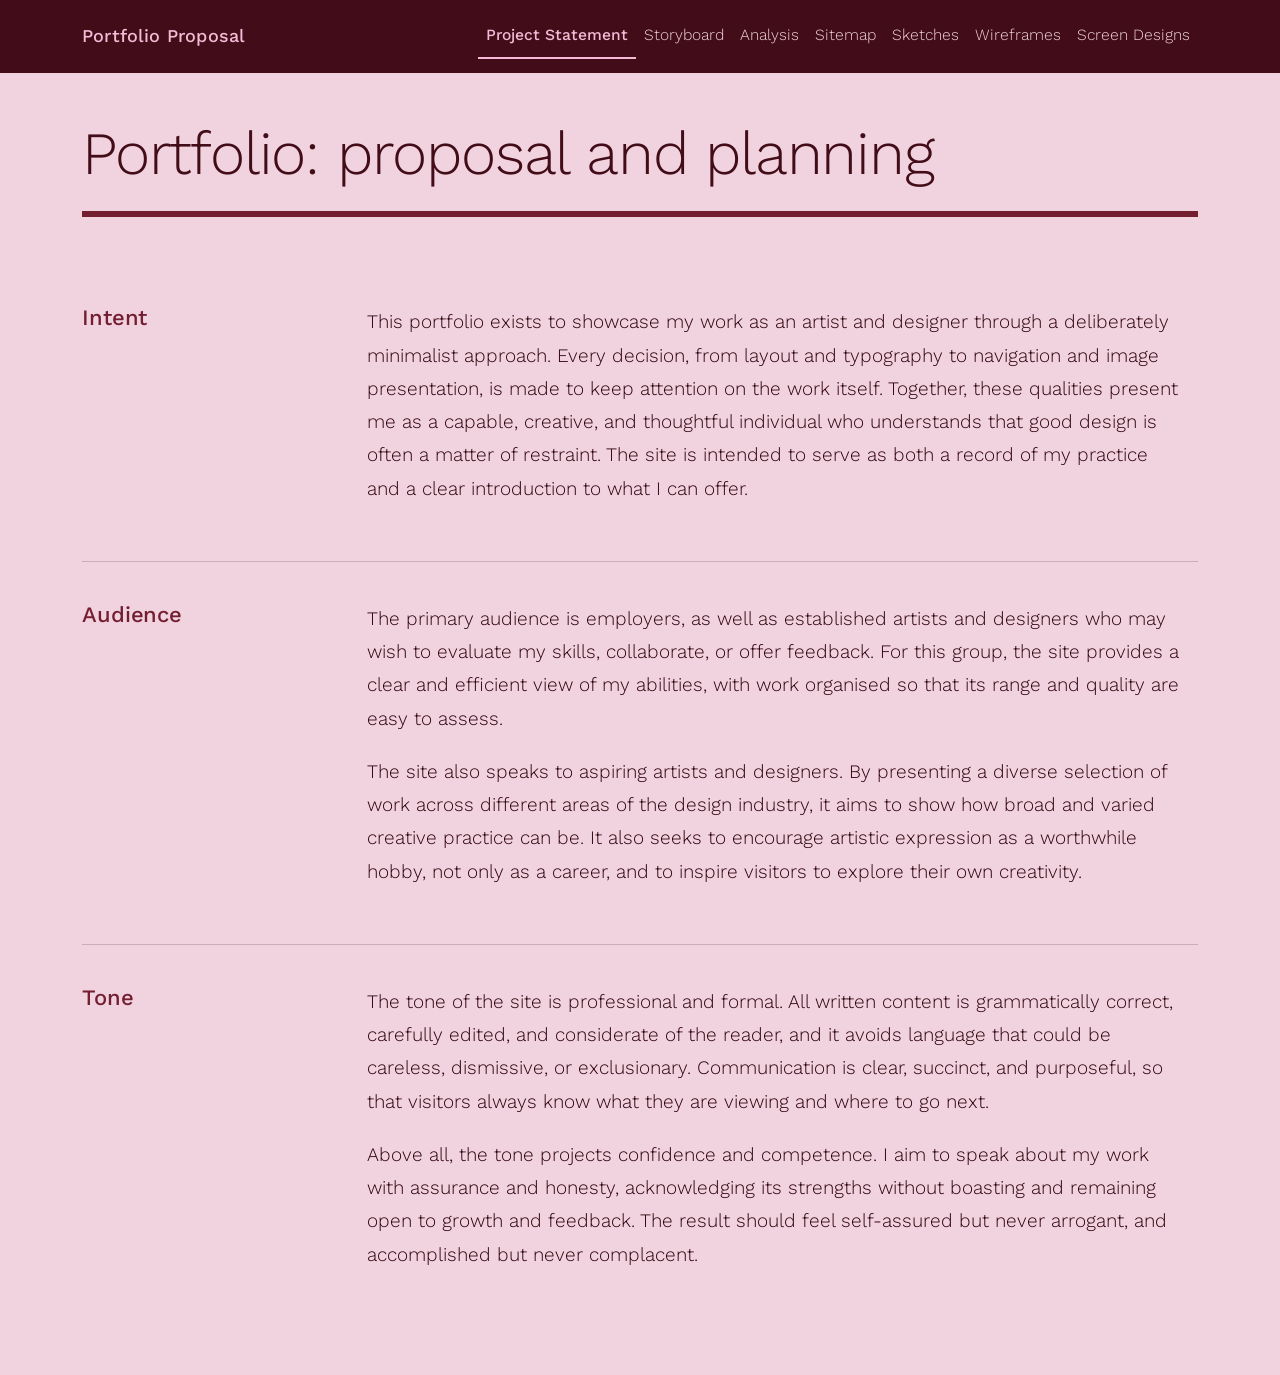
<file: index.html>
<!DOCTYPE html>
  <html lang="en">
  <head>
    <meta charset="utf-8">
    <meta name="viewport" content="width=device-width, initial-scale=1">
    <title>Portfolio Proposal | Home</title>

    <!-- Bootstrap 5 CSS -->
    <link href="https://cdn.jsdelivr.net/npm/bootstrap@5.3.3/dist/css/bootstrap.min.css" rel="stylesheet">
    <!-- Typeface: one family, light and regular weights -->
    <link href="https://fonts.googleapis.com/css2?family=Work+Sans:wght@300;400;500&display=swap" rel="stylesheet">

  <link href="styles.css" rel="stylesheet">

  </head>

  <body>

    <header>
      <nav class="navbar navbar-expand-lg site-nav" aria-label="Main navigation">
        <div class="container">
          <a class="navbar-brand" href="index.html">Portfolio Proposal</a>
          <button class="navbar-toggler" type="button" data-bs-toggle="collapse"
                  data-bs-target="#mainNav" aria-controls="mainNav"
                  aria-expanded="false" aria-label="Toggle navigation">
            <span class="navbar-toggler-icon"></span>
          </button>
          <div class="collapse navbar-collapse" id="mainNav">
            <ul class="navbar-nav ms-auto">
              <li class="nav-item"><a class="nav-link active" aria-current="page" href="index.html">Project Statement</a></li>
              <li class="nav-item"><a class="nav-link" href="storyboard.html">Storyboard</a></li>
              <li class="nav-item"><a class="nav-link" href="analy  sis.html">Analysis</a></li>
              <li class="nav-item"><a class="nav-link" href="sitemap.html">Sitemap</a></li>
              <li class="nav-item"><a class="nav-link" href="sketches.html">Sketches</a></li>
              <li class="nav-item"><a class="nav-link" href="wireframes.html">Wireframes</a></li>
              <li class="nav-item"><a class="nav-link" href="screen-designs.html">Screen Designs</a></li>
            </ul>
          </div>
        </div>
      </nav>
    </header>

    <main class="container py-5">
      <h1 class="page-title mb-5">Portfolio: proposal and planning</h1>

      <section class="block">
        <div class="row">
          <div class="col-md-3"><h2>Intent</h2></div>
          <div class="col-md-9">
            <p class="lead">This portfolio exists to showcase my work as an artist and designer through a deliberately minimalist approach. Every decision, from layout and typography to navigation and image presentation, is made to keep attention on the work itself. Together, these qualities present me as a capable, creative, and thoughtful individual who understands that good design is often a matter of restraint. The site is intended to serve as both a record of my practice and a clear introduction to what I can offer.</p>
          </div>
        </div>
      </section>

      <section class="block">
        <div class="row">
          <div class="col-md-3"><h2>Audience</h2></div>
          <div class="col-md-9">
            <p class="lead">The primary audience is employers, as well as established artists and designers who may wish to evaluate my skills, collaborate, or offer feedback. For this group, the site provides a clear and efficient view of my abilities, with work organised so that its range and quality are easy to assess.
            </p>
            <p class="lead">The site also speaks to aspiring artists and designers. By presenting a diverse selection of work across different areas of the design industry, it aims to show how broad and varied creative practice can be. It also seeks to encourage artistic expression as a worthwhile hobby, not only as a career, and to inspire visitors to explore their own creativity.
            </p>
          </div>
        </div>
      </section>

      <section class="block">
        <div class="row">
          <div class="col-md-3"><h2>Tone</h2></div>
          <div class="col-md-9">
            <p class="lead">The tone of the site is professional and formal. All written content is grammatically correct, carefully edited, and considerate of the reader, and it avoids language that could be careless, dismissive, or exclusionary. Communication is clear, succinct, and purposeful, so that visitors always know what they are viewing and where to go next.
            </p>
            <p class="lead">Above all, the tone projects confidence and competence. I aim to speak about my work with assurance and honesty, acknowledging its strengths without boasting and remaining open to growth and feedback. The result should feel self-assured but never arrogant, and accomplished but never complacent.
            </p>
          </div>
        </div>
      </section>
    </main>

    <!-- Bootstrap 5 JS (needed for the mobile menu) -->
    <script src="https://cdn.jsdelivr.net/npm/bootstrap@5.3.3/dist/js/bootstrap.bundle.min.js"></script>

  </body>
  </html>
</file>
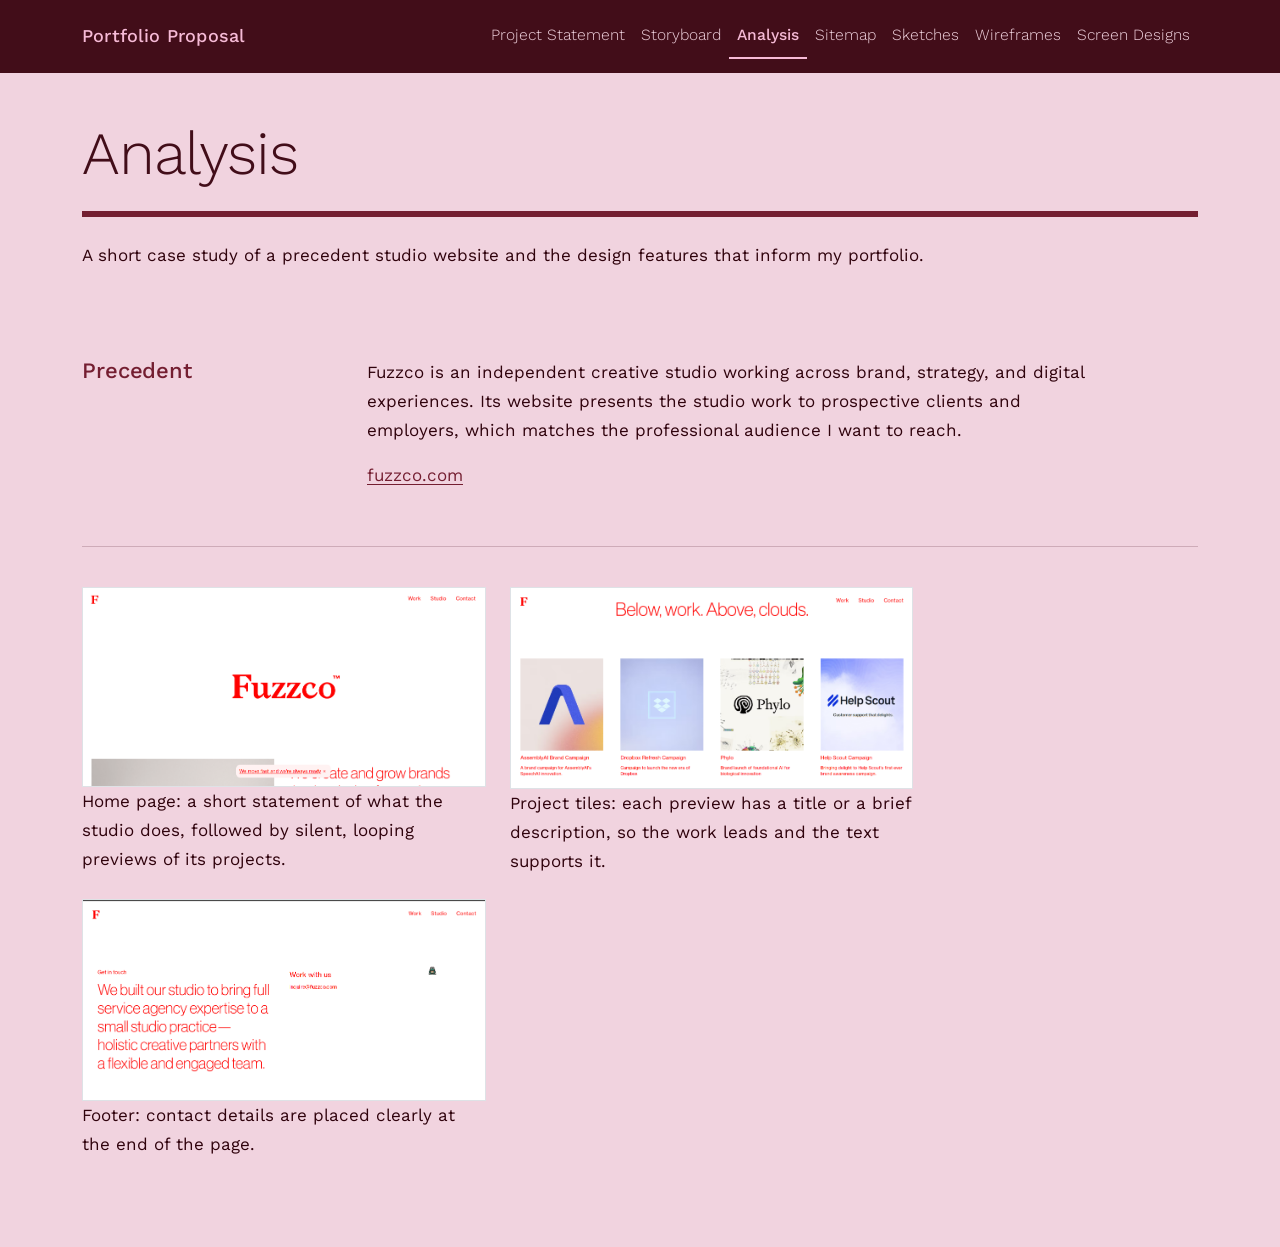
<file: analysis.html>
<!DOCTYPE html>
<html lang="en">
<head>
  <meta charset="utf-8">
  <meta name="viewport" content="width=device-width, initial-scale=1">
  <title>Portfolio Proposal | Analysis</title>
  <link href="https://cdn.jsdelivr.net/npm/bootstrap@5.3.3/dist/css/bootstrap.min.css" rel="stylesheet">
  <link href="https://fonts.googleapis.com/css2?family=Work+Sans:wght@300;400;500&display=swap" rel="stylesheet">
  <link href="styles.css" rel="stylesheet">
</head>
<body>
  <header>
    <nav class="navbar navbar-expand-lg site-nav" aria-label="Main navigation">
      <div class="container">
        <a class="navbar-brand" href="index.html">Portfolio Proposal</a>
        <button class="navbar-toggler" type="button" data-bs-toggle="collapse" data-bs-target="#mainNav" aria-controls="mainNav" aria-expanded="false" aria-label="Toggle navigation">
          <span class="navbar-toggler-icon"></span>
        </button>
        <div class="collapse navbar-collapse" id="mainNav">
          <ul class="navbar-nav ms-auto">
            <li class="nav-item"><a class="nav-link" href="index.html">Project Statement</a></li>
            <li class="nav-item"><a class="nav-link" href="storyboard.html">Storyboard</a></li>
            <li class="nav-item"><a class="nav-link active" aria-current="page" href="analysis.html">Analysis</a></li>
            <li class="nav-item"><a class="nav-link" href="sitemap.html">Sitemap</a></li>
            <li class="nav-item"><a class="nav-link" href="sketches.html">Sketches</a></li>
            <li class="nav-item"><a class="nav-link" href="wireframes.html">Wireframes</a></li>
            <li class="nav-item"><a class="nav-link" href="screen-designs.html">Screen Designs</a></li>
          </ul>
        </div>
      </div>
    </nav>
  </header>

  <main class="container py-5">
    <h1 class="page-title mb-4">Analysis</h1>
    <p class="mb-5">A short case study of a precedent studio website and the design features that inform my portfolio.</p>

    <section class="block">
      <div class="row">
        <div class="col-md-3"><h2>Precedent</h2></div>
        <div class="col-md-9"><p>Fuzzco is an independent creative studio working across brand, strategy, and digital experiences. Its website presents the studio work to prospective clients and employers, which matches the professional audience I want to reach.</p>
          <p><a href="https://fuzzco.com/" target="_blank" rel="noopener">fuzzco.com</a></p></div>
      </div>
    </section>

    <section class="block">
      <div class="row">
        <div class="col-md-9">
          <div class="row g-4">
          <div class="col-md-6">
            <figure class="mb-0">
              <img src="images/precedent-home.png" class="img-fluid border" alt="Home page">
              <figcaption>Home page: a short statement of what the studio does, followed by silent, looping previews of its projects.</figcaption>
            </figure>
          </div>
          <div class="col-md-6">
            <figure class="mb-0">
              <img src="images/precedent-work.png" class="img-fluid border" alt="Work page of the precedent site">
              <figcaption>Project tiles: each preview has a title or a brief description, so the work leads and the text supports it.</figcaption>
            </figure>
          </div>
          <div class="col-md-6">
            <figure class="mb-0">
              <img src="images/precedent-contact.png" class="img-fluid border" alt="Contact page of the precedent site">
              <figcaption>Footer: contact details are placed clearly at the end of the page.</figcaption>
            </figure>
          </div>
          </div>
        </div>
      </div>
    </section>
  </main>

  <script src="https://cdn.jsdelivr.net/npm/bootstrap@5.3.3/dist/js/bootstrap.bundle.min.js"></script>
</body>
</html>
</file>
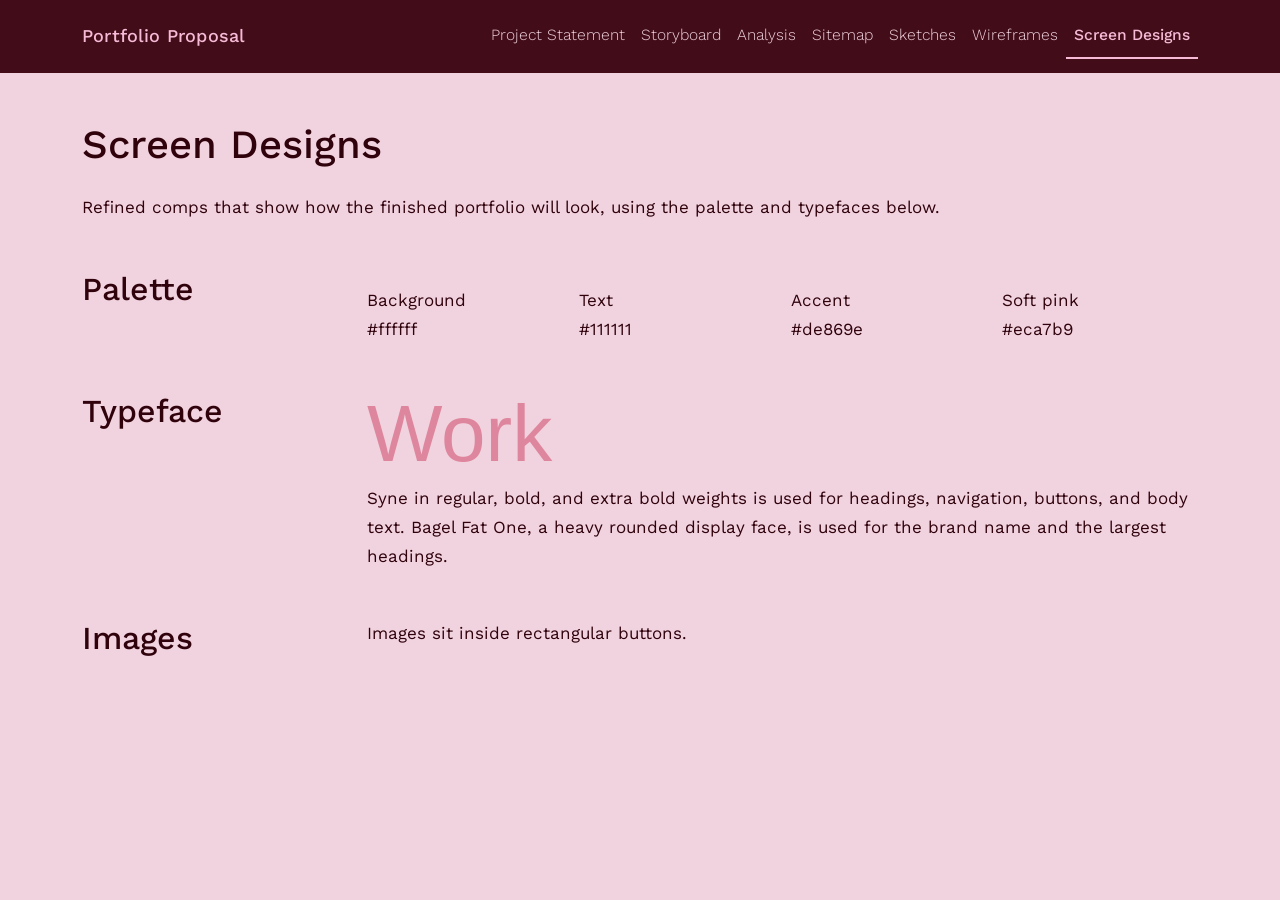
<file: screen-designs.html>
<!DOCTYPE html>
<html lang="en">
<head>
  <meta charset="utf-8">
  <meta name="viewport" content="width=device-width, initial-scale=1">
  <title>Portfolio Proposal | Screen Designs</title>
  <link href="https://cdn.jsdelivr.net/npm/bootstrap@5.3.3/dist/css/bootstrap.min.css" rel="stylesheet">
  <link href="https://fonts.googleapis.com/css2?family=Work+Sans:wght@300;400;500&display=swap" rel="stylesheet">
  <link href="styles.css" rel="stylesheet">
</head>
<body>
  <header>
    <nav class="navbar navbar-expand-lg site-nav" aria-label="Main navigation">
      <div class="container">
        <a class="navbar-brand" href="index.html">Portfolio Proposal</a>
        <button class="navbar-toggler" type="button" data-bs-toggle="collapse" data-bs-target="#mainNav" aria-controls="mainNav" aria-expanded="false" aria-label="Toggle navigation">
          <span class="navbar-toggler-icon"></span>
        </button>
        <div class="collapse navbar-collapse" id="mainNav">
          <ul class="navbar-nav ms-auto">
            <li class="nav-item"><a class="nav-link" href="index.html">Project Statement</a></li>
            <li class="nav-item"><a class="nav-link" href="storyboard.html">Storyboard</a></li>
            <li class="nav-item"><a class="nav-link" href="analysis.html">Analysis</a></li>
            <li class="nav-item"><a class="nav-link" href="sitemap.html">Sitemap</a></li>
            <li class="nav-item"><a class="nav-link" href="sketches.html">Sketches</a></li>
            <li class="nav-item"><a class="nav-link" href="wireframes.html">Wireframes</a></li>
            <li class="nav-item"><a class="nav-link active" aria-current="page" href="screen-designs.html">Screen Designs</a></li>
          </ul>
        </div>
      </div>
    </nav>
  </header>

  <main class="container py-5">
    <h1 class="mb-4">Screen Designs</h1>
    <p class="intro mb-5">Refined comps that show how the finished portfolio will look, using the palette and typefaces below.</p>

    <div class="row mb-5">
      <div class="col-md-3"><h2 class="spec-label">Palette</h2></div>
      <div class="col-md-9">
        <div class="row g-3">
          <div class="col-6 col-md-3"><div class="swatch" style="background:#ffffff"></div><p class="mt-3 mb-0">Background<br>#ffffff</p></div>
          <div class="col-6 col-md-3"><div class="swatch" style="background:#111111"></div><p class="mt-3 mb-0">Text<br>#111111</p></div>
          <div class="col-6 col-md-3"><div class="swatch" style="background:#de869e"></div><p class="mt-3 mb-0">Accent<br>#de869e</p></div>
          <div class="col-6 col-md-3"><div class="swatch" style="background:#eca7b9"></div><p class="mt-3 mb-0">Soft pink<br>#eca7b9</p></div>
        </div>
      </div>
    </div>

    <div class="row mb-5">
      <div class="col-md-3"><h2 class="spec-label">Typeface</h2></div>
      <div class="col-md-9">
        <p class="mb-2" style="font-family:'Bagel Fat One','Syne',sans-serif;font-size:clamp(3rem,8vw,5rem);line-height:1.05;color:#de869e">Work</p>
        <p class="mb-0">Syne in regular, bold, and extra bold weights is used for headings, navigation, buttons, and body text. Bagel Fat One, a heavy rounded display face, is used for the brand name and the largest headings.</p>
      </div>
    </div>

    <div class="row mb-5">
      <div class="col-md-3"><h2 class="spec-label">Images</h2></div>
      <div class="col-md-9">
        <p class="mb-0">Images sit inside rectangular buttons.</p>
      </div>
    </div>
  </main>

  <script src="https://cdn.jsdelivr.net/npm/bootstrap@5.3.3/dist/js/bootstrap.bundle.min.js"></script>
</body>
</html>
</file>
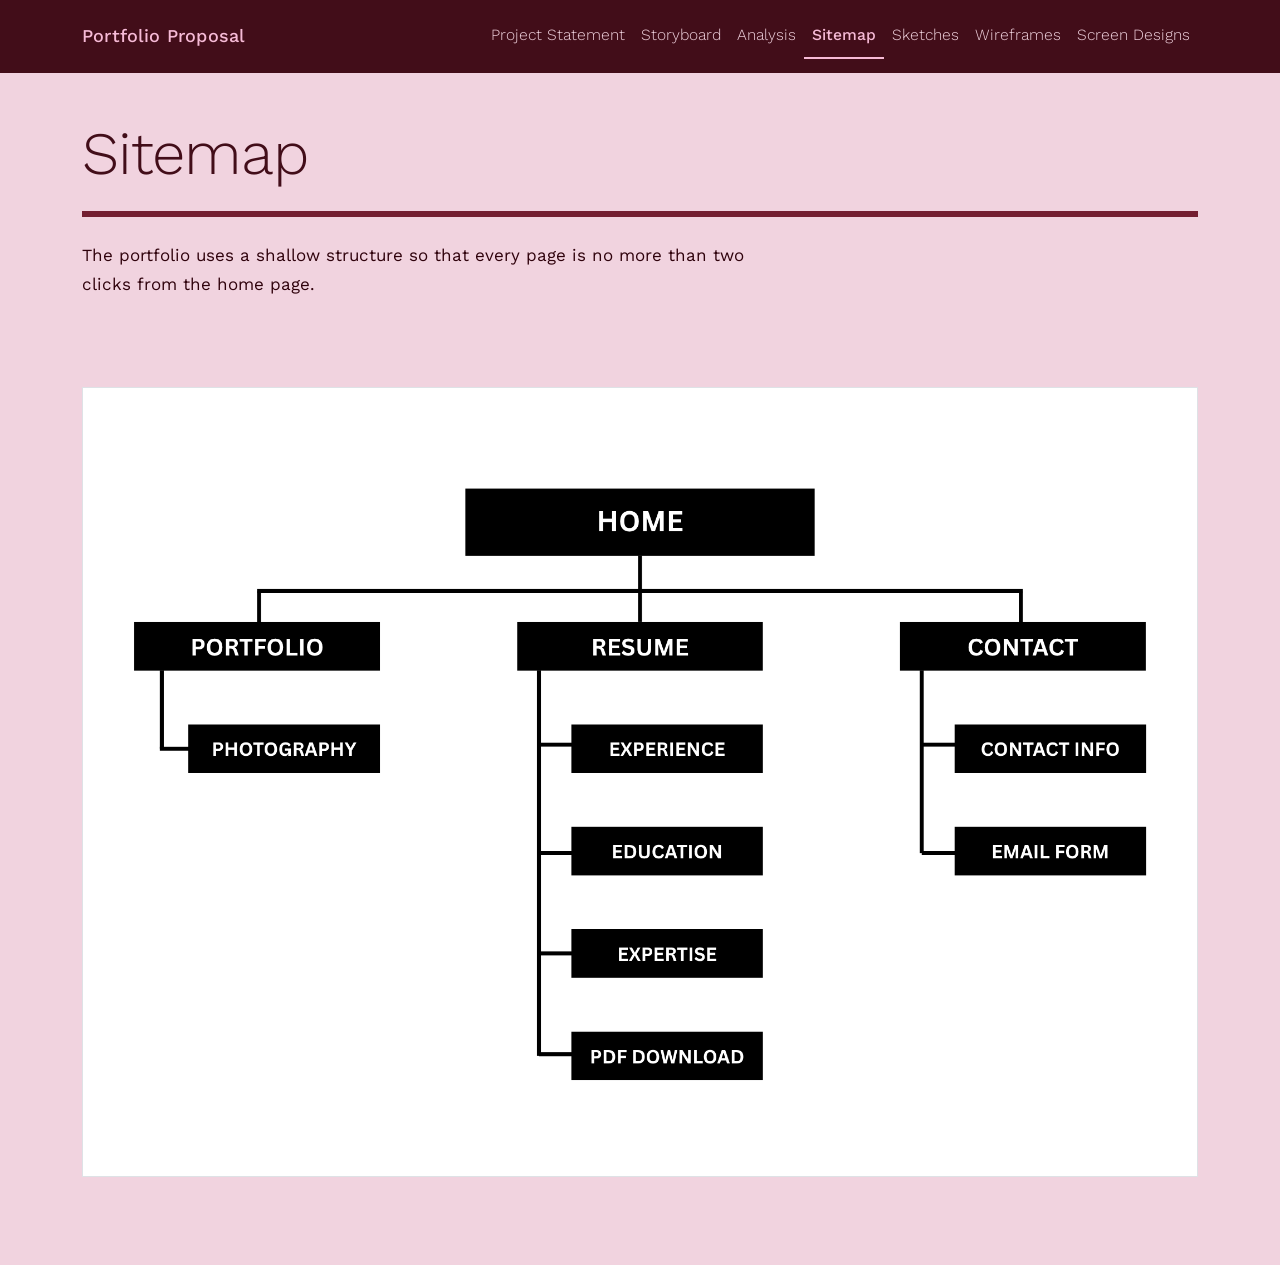
<file: sitemap.html>
<!DOCTYPE html>
<html lang="en">
<head>
  <meta charset="utf-8">
  <meta name="viewport" content="width=device-width, initial-scale=1">
  <title>Portfolio Proposal | Sitemap</title>
  <link href="https://cdn.jsdelivr.net/npm/bootstrap@5.3.3/dist/css/bootstrap.min.css" rel="stylesheet">
  <link href="https://fonts.googleapis.com/css2?family=Work+Sans:wght@300;400;500&display=swap" rel="stylesheet">
  <link href="styles.css" rel="stylesheet">
</head>
<body>
  <header>
    <nav class="navbar navbar-expand-lg site-nav" aria-label="Main navigation">
      <div class="container">
        <a class="navbar-brand" href="index.html">Portfolio Proposal</a>
        <button class="navbar-toggler" type="button" data-bs-toggle="collapse" data-bs-target="#mainNav" aria-controls="mainNav" aria-expanded="false" aria-label="Toggle navigation">
          <span class="navbar-toggler-icon"></span>
        </button>
        <div class="collapse navbar-collapse" id="mainNav">
          <ul class="navbar-nav ms-auto">
            <li class="nav-item"><a class="nav-link" href="index.html">Project Statement</a></li>
            <li class="nav-item"><a class="nav-link" href="storyboard.html">Storyboard</a></li>
            <li class="nav-item"><a class="nav-link" href="analysis.html">Analysis</a></li>
            <li class="nav-item"><a class="nav-link active" aria-current="page" href="sitemap.html">Sitemap</a></li>
            <li class="nav-item"><a class="nav-link" href="sketches.html">Sketches</a></li>
            <li class="nav-item"><a class="nav-link" href="wireframes.html">Wireframes</a></li>
            <li class="nav-item"><a class="nav-link" href="screen-designs.html">Screen Designs</a></li>
          </ul>
        </div>
      </div>
    </nav>
  </header>

  <main class="container py-5">
    <h1 class="page-title mb-4">Sitemap</h1>
    <p class="mb-5" style="max-width: 62ch;">The portfolio uses a shallow structure so that every page is no more than two clicks from the home page.</p>

    <section class="block">
      <div class="row">
        <div class="col-md-100">
          <div class="row g-10">
          <div class="col-md-100">
              <img src="images/sitemap-of-portfolio.png" class="img-fluid border" alt="Home page">
          </div>
       </div>
      </div>
      </div>
    </section>

  </main>

  <script src="https://cdn.jsdelivr.net/npm/bootstrap@5.3.3/dist/js/bootstrap.bundle.min.js"></script>
</body>
</html>
</file>
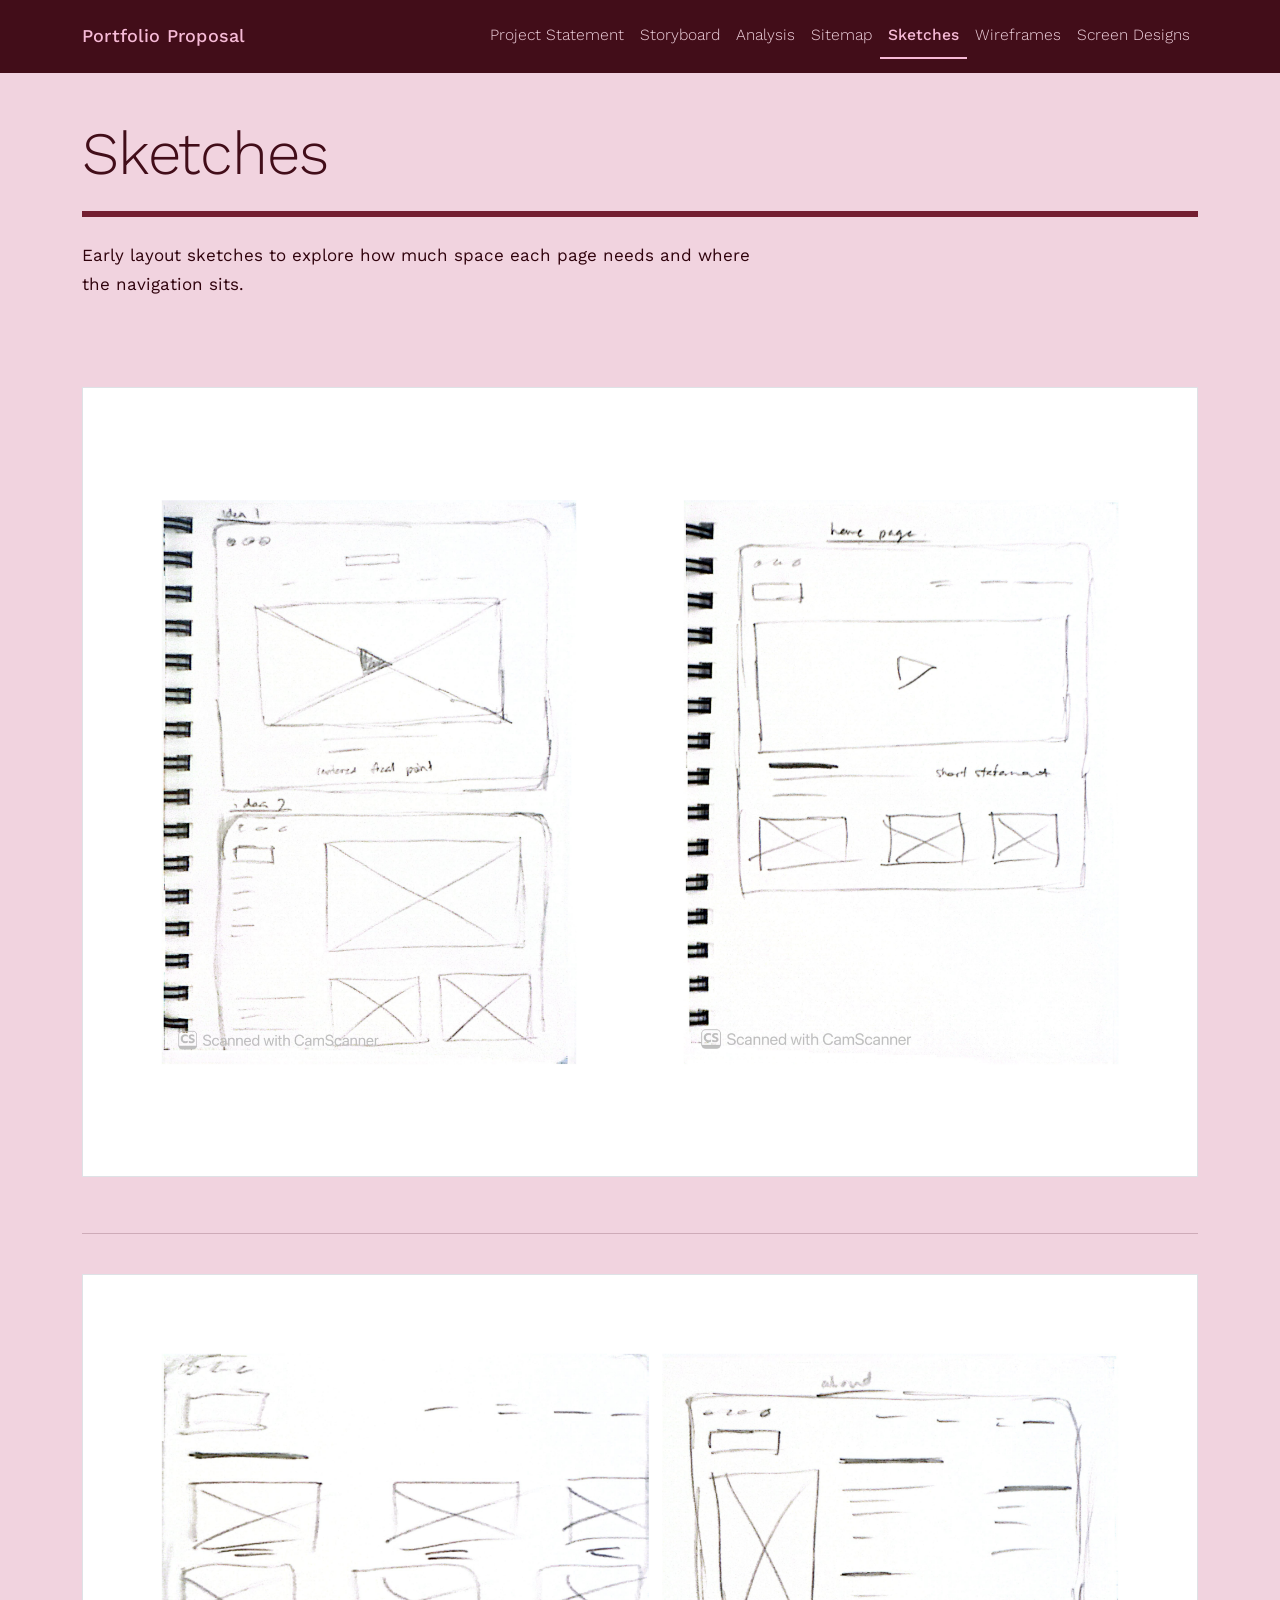
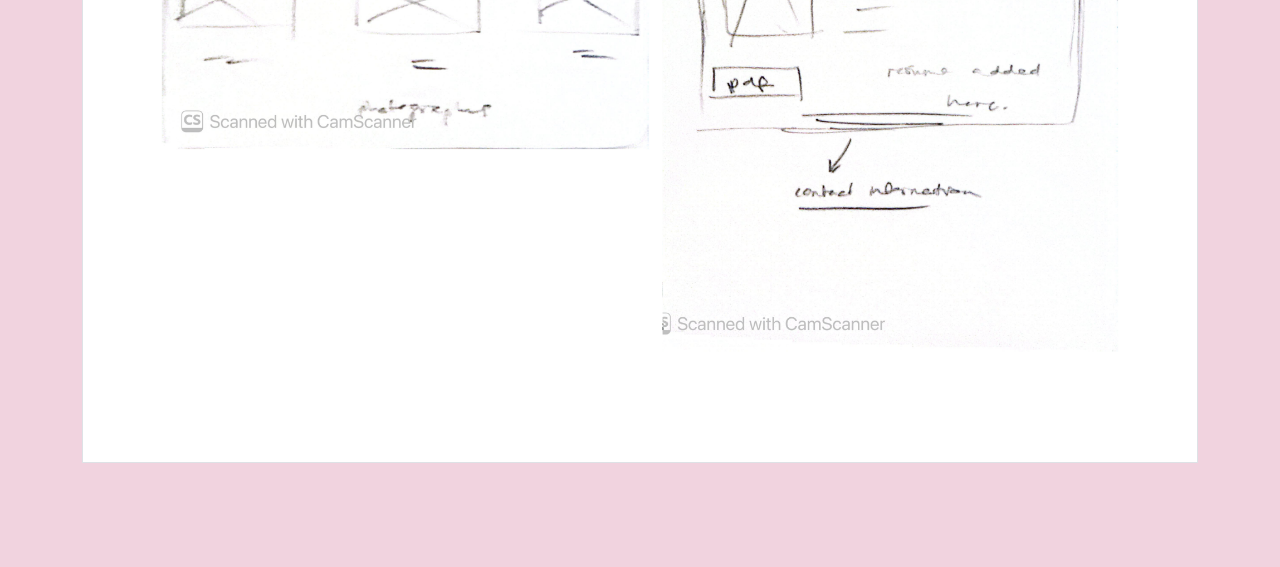
<file: sketches.html>
<!DOCTYPE html>
<html lang="en">
<head>
  <meta charset="utf-8">
  <meta name="viewport" content="width=device-width, initial-scale=1">
  <title>Portfolio Proposal | Sketches</title>
  <link href="https://cdn.jsdelivr.net/npm/bootstrap@5.3.3/dist/css/bootstrap.min.css" rel="stylesheet">
  <link href="https://fonts.googleapis.com/css2?family=Work+Sans:wght@300;400;500&display=swap" rel="stylesheet">
  <link href="styles.css" rel="stylesheet">
</head>
<body>
  <header>
    <nav class="navbar navbar-expand-lg site-nav" aria-label="Main navigation">
      <div class="container">
        <a class="navbar-brand" href="index.html">Portfolio Proposal</a>
        <button class="navbar-toggler" type="button" data-bs-toggle="collapse" data-bs-target="#mainNav" aria-controls="mainNav" aria-expanded="false" aria-label="Toggle navigation">
          <span class="navbar-toggler-icon"></span>
        </button>
        <div class="collapse navbar-collapse" id="mainNav">
          <ul class="navbar-nav ms-auto">
            <li class="nav-item"><a class="nav-link" href="index.html">Project Statement</a></li>
            <li class="nav-item"><a class="nav-link" href="storyboard.html">Storyboard</a></li>
            <li class="nav-item"><a class="nav-link" href="analysis.html">Analysis</a></li>
            <li class="nav-item"><a class="nav-link" href="sitemap.html">Sitemap</a></li>
            <li class="nav-item"><a class="nav-link active" aria-current="page" href="sketches.html">Sketches</a></li>
            <li class="nav-item"><a class="nav-link" href="wireframes.html">Wireframes</a></li>
            <li class="nav-item"><a class="nav-link" href="screen-designs.html">Screen Designs</a></li>
          </ul>
        </div>
      </div>
    </nav>
  </header>

  <main class="container py-5">
    <h1 class="page-title mb-4">Sketches</h1>
    <p class="mb-5" style="max-width: 62ch;">Early layout sketches to explore how much space each page needs and where the navigation sits.</p>

    <section class="block">
      <div class="row">
        <div class="col-md-100">
          <div class="row g-10">
          <div class="col-md-100">
            <figure class="mb-100 ">
              <img src="images/sketches-1.png" class="img-fluid border" alt="Home page">
            </figure>
          </div>
       </div>
      </div>
      </div>
    </section>

    <section class="block">
      <div class="row">
        <div class="col-md-100">
          <div class="row g-10">
          <div class="col-md-100">
            <figure class="mb-100 ">
              <img src="images/sketches-2.png" class="img-fluid border" alt="Home page">
            </figure>
          </div>
       </div>
      </div>
      </div>
    </section>

      </main>

  <script src="https://cdn.jsdelivr.net/npm/bootstrap@5.3.3/dist/js/bootstrap.bundle.min.js"></script>
</body>
</html>
</file>
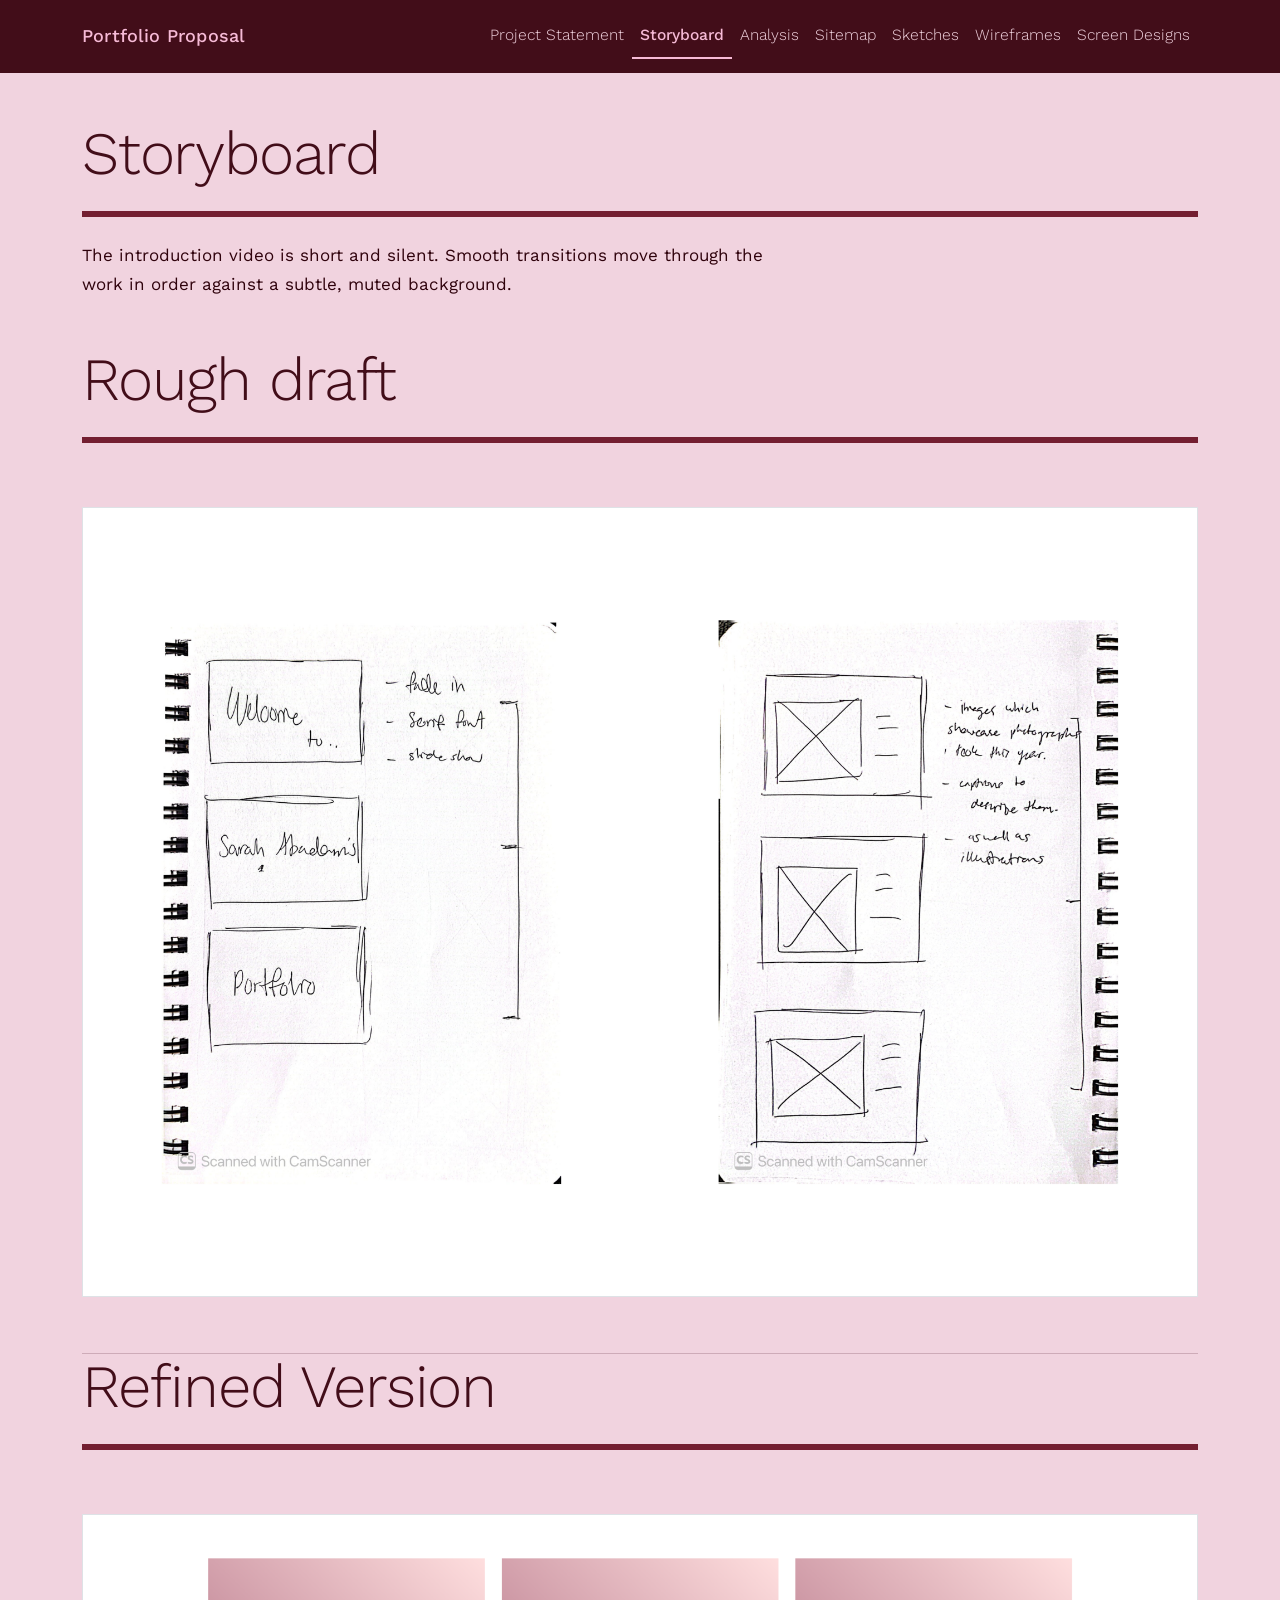
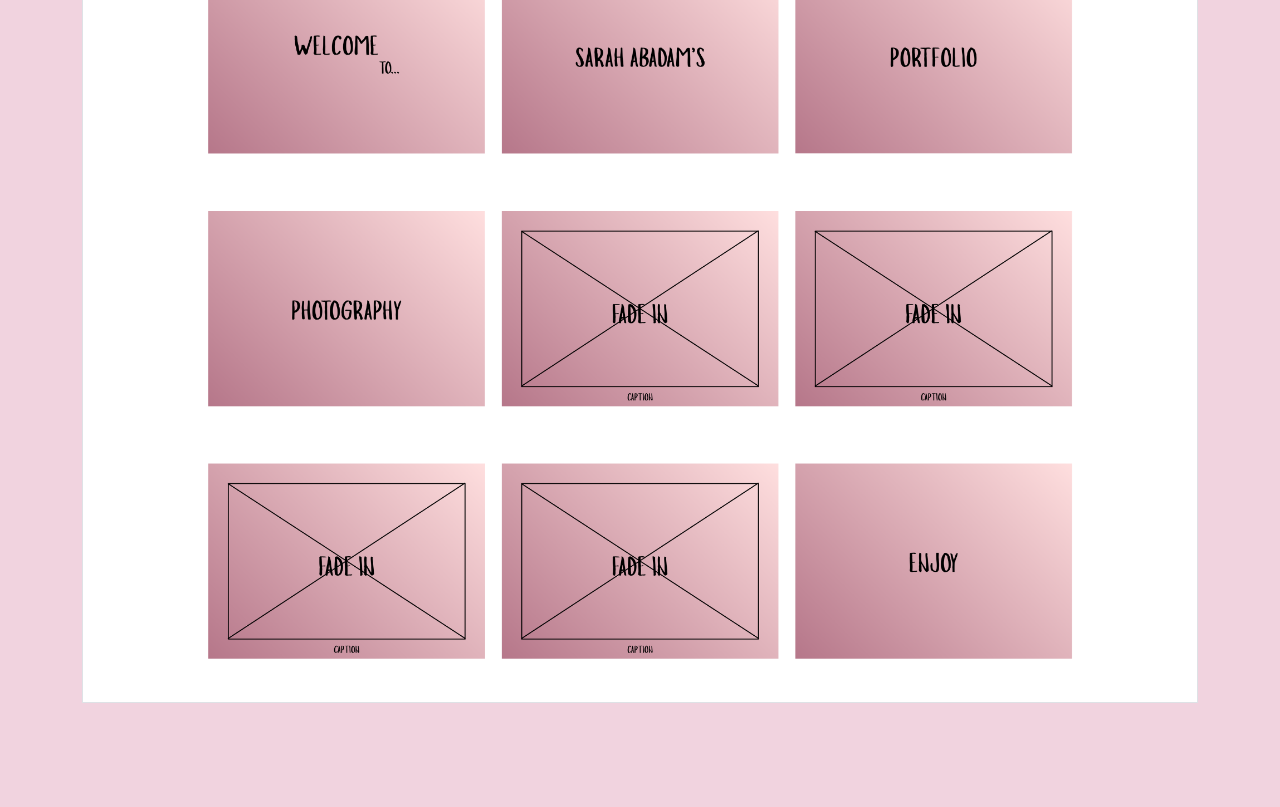
<file: storyboard.html>
<!DOCTYPE html>
<html lang="en">
<head>
  <meta charset="utf-8">
  <meta name="viewport" content="width=device-width, initial-scale=1">
  <title>Portfolio Proposal | Storyboard</title>
  <link href="https://cdn.jsdelivr.net/npm/bootstrap@5.3.3/dist/css/bootstrap.min.css" rel="stylesheet">
  <link href="https://fonts.googleapis.com/css2?family=Work+Sans:wght@300;400;500&display=swap" rel="stylesheet">
  <link href="styles.css" rel="stylesheet">
</head>
<body>
  <header>
    <nav class="navbar navbar-expand-lg site-nav" aria-label="Main navigation">
      <div class="container">
        <a class="navbar-brand" href="index.html">Portfolio Proposal</a>
        <button class="navbar-toggler" type="button" data-bs-toggle="collapse" data-bs-target="#mainNav" aria-controls="mainNav" aria-expanded="false" aria-label="Toggle navigation">
          <span class="navbar-toggler-icon"></span>
        </button>
        <div class="collapse navbar-collapse" id="mainNav">
          <ul class="navbar-nav ms-auto">
            <li class="nav-item"><a class="nav-link" href="index.html">Project Statement</a></li>
            <li class="nav-item"><a class="nav-link active" aria-current="page" href="storyboard.html">Storyboard</a></li>
            <li class="nav-item"><a class="nav-link" href="analysis.html">Analysis</a></li>
            <li class="nav-item"><a class="nav-link" href="sitemap.html">Sitemap</a></li>
            <li class="nav-item"><a class="nav-link" href="sketches.html">Sketches</a></li>
            <li class="nav-item"><a class="nav-link" href="wireframes.html">Wireframes</a></li>
            <li class="nav-item"><a class="nav-link" href="screen-designs.html">Screen Designs</a></li>
          </ul>
        </div>
      </div>
    </nav>
  </header>

  <main class="container py-5">
    <h1 class="page-title mb-4">Storyboard</h1>
    <p class="mb-5" style="max-width: 62ch;">The introduction video is short and silent. Smooth transitions move through the work in order against a subtle, muted background.</p>

    <h2 class="page-title mb-4">Rough draft</h2>

    <section class="block">
      <div class="row">
        <div class="col-md-100">
          <div class="row g-10">
          <div class="col-md-100">
            <figure class="mb-100 ">
              <img src="images/lo-fi.png" class="img-fluid border" alt="Home page">
            </figure>
          </div>
       </div>
      </div>
      </div>
    </section>

    <h2 class="page-title mb-4">Refined Version</h2>

    <section class="block">
      <div class="row">
        <div class="col-md-100">
          <div class="row g-10">
          <div class="col-md-100">
            <figure class="mb-100 ">
              <img src="images/storyboard-of-video.png" class="img-fluid border" alt="Home page">
            </figure>
          </div>
       </div>
      </div>
      </div>
    </section>

      </main>

  <script src="https://cdn.jsdelivr.net/npm/bootstrap@5.3.3/dist/js/bootstrap.bundle.min.js"></script>
</body>
</html>
</file>
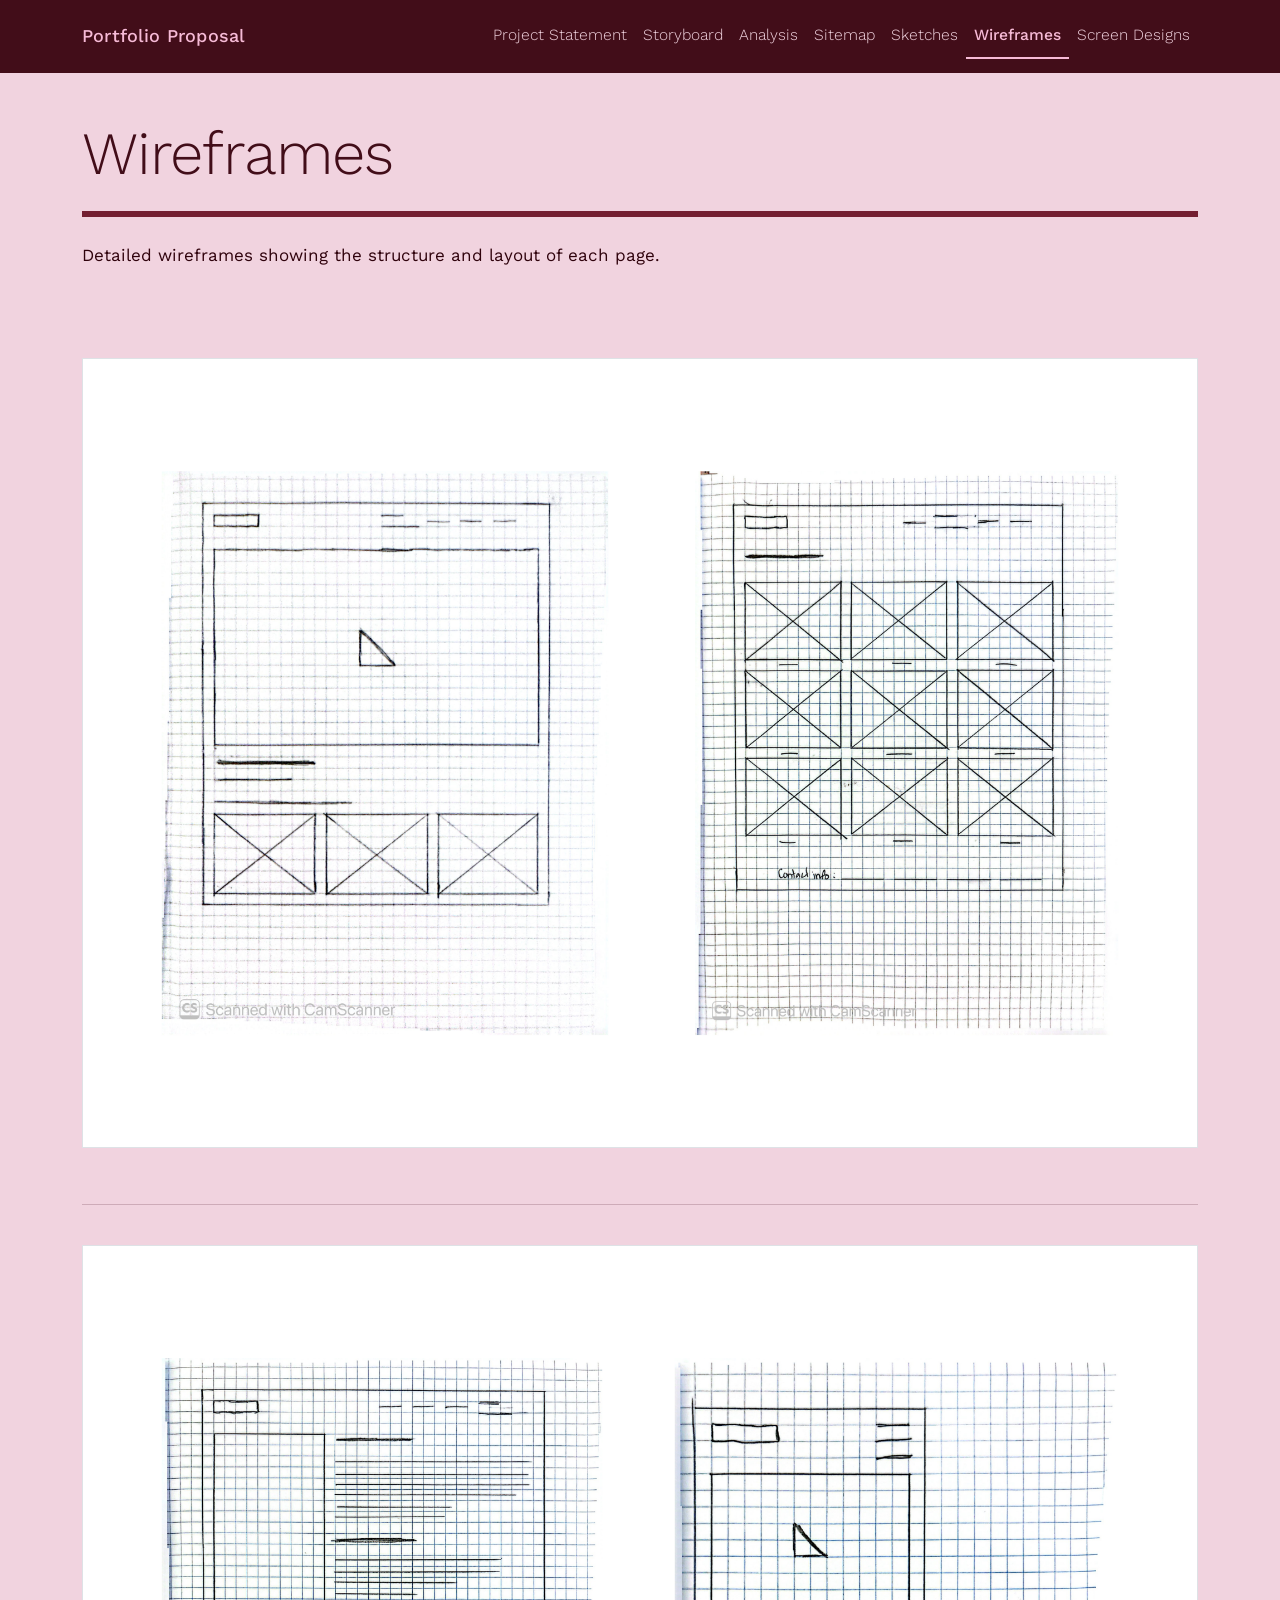
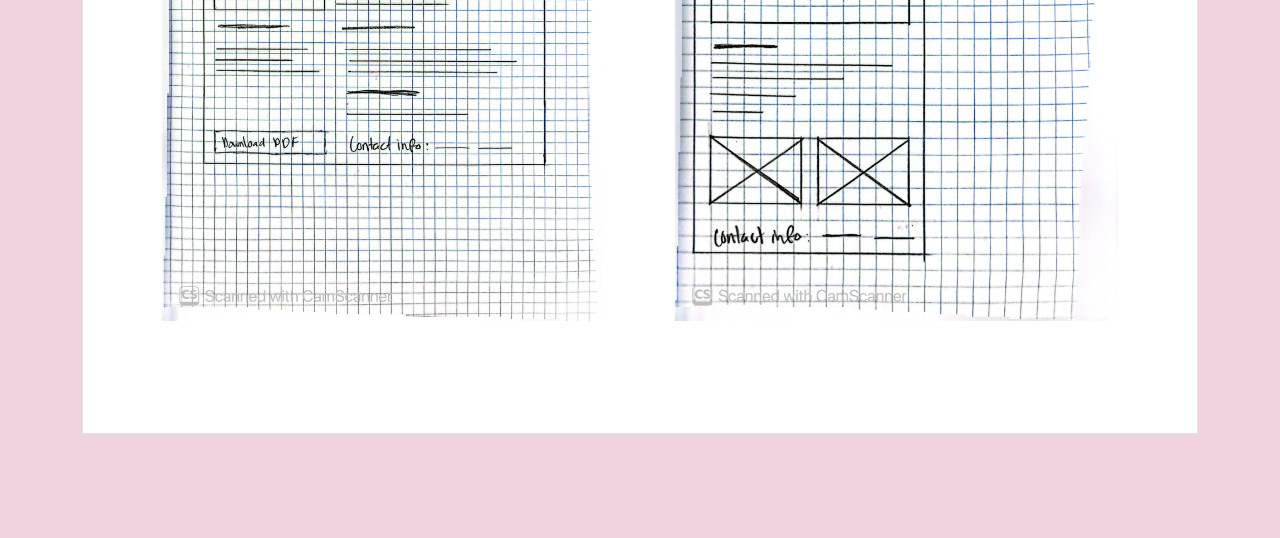
<file: wireframes.html>
<!DOCTYPE html>
<html lang="en">
<head>
  <meta charset="utf-8">
  <meta name="viewport" content="width=device-width, initial-scale=1">
  <title>Portfolio Proposal | Wireframes</title>
  <link href="https://cdn.jsdelivr.net/npm/bootstrap@5.3.3/dist/css/bootstrap.min.css" rel="stylesheet">
  <link href="https://fonts.googleapis.com/css2?family=Work+Sans:wght@300;400;500&display=swap" rel="stylesheet">
  <link href="styles.css" rel="stylesheet">
</head>
<body>
  <header>
    <nav class="navbar navbar-expand-lg site-nav" aria-label="Main navigation">
      <div class="container">
        <a class="navbar-brand" href="index.html">Portfolio Proposal</a>
        <button class="navbar-toggler" type="button" data-bs-toggle="collapse" data-bs-target="#mainNav" aria-controls="mainNav" aria-expanded="false" aria-label="Toggle navigation">
          <span class="navbar-toggler-icon"></span>
        </button>
        <div class="collapse navbar-collapse" id="mainNav">
          <ul class="navbar-nav ms-auto">
            <li class="nav-item"><a class="nav-link" href="index.html">Project Statement</a></li>
            <li class="nav-item"><a class="nav-link" href="storyboard.html">Storyboard</a></li>
            <li class="nav-item"><a class="nav-link" href="analysis.html">Analysis</a></li>
            <li class="nav-item"><a class="nav-link" href="sitemap.html">Sitemap</a></li>
            <li class="nav-item"><a class="nav-link" href="sketches.html">Sketches</a></li>
            <li class="nav-item"><a class="nav-link active" aria-current="page" href="wireframes.html">Wireframes</a></li>
            <li class="nav-item"><a class="nav-link" href="screen-designs.html">Screen Designs</a></li>
          </ul>
        </div>
      </div>
    </nav>
  </header>

  <main class="container py-5">
    <h1 class="page-title mb-4">Wireframes</h1>
    <p class="mb-5" style="max-width: 62ch;">Detailed wireframes showing the structure and layout of each page.</p>

    <section class="block">
      <div class="row">
        <div class="col-md-100">
          <div class="row g-10">
          <div class="col-md-100">
            <figure class="mb-100 ">
              <img src="images/wireframe-1.png" class="img-fluid border" alt="Home page">
            </figure>
          </div>
       </div>
      </div>
      </div>
    </section>

    <section class="block">
      <div class="row">
        <div class="col-md-100">
          <div class="row g-10">
          <div class="col-md-100">
            <figure class="mb-100 ">
              <img src="images/wireframe-2.png" class="img-fluid border" alt="Home page">
            </figure>
          </div>
       </div>
      </div>
      </div>
    </section>

      </main>

  <script src="https://cdn.jsdelivr.net/npm/bootstrap@5.3.3/dist/js/bootstrap.bundle.min.js"></script>
</body>
</html>
</file>
<file: styles.css>
@charset "UTF-8";

/*
  ================= AI / SOURCE USE DECLARATION (DRAFT — COMPLETE THIS) =================
  Per DESN1021 Project 2.1 Assessment Specifications, a summary declaration is
  required at the top of EVERY file. Replace the bracketed placeholders below,
  and add inline acknowledgements next to any AI/open-source snippet you use.
  If you take the AI-assisted code animation option, that code must ALSO be
  wrapped in inline start/end comments, and you must be able to explain it.

  First name:       [Your First Name]
  File:             style.css

  Tool/Source:      [e.g. ChatGPT / Claude / GitHub Copilot / getbootstrap.com / none]
  Used for:         [e.g. working out the banner background-size / breakpoint type scale]
  Extent of use:    [e.g. small snippet suggested, then adapted by hand]
  Date:             [DD Month 2026]

  If no AI or open-source code was used in this file, replace the above with:
  "No AI or open-source code was used in this file."

  Declaration ref: DESN1021-Pro2.1-AIDECL#BART-style-b621caf5219544b4976cd666792e71c6
  =====================================================================================
*/
/* Project 2.1 worked example (Bart Simpson) built on the Bootstrap 5.3 starter template for DESN1021, Web & Time Based Design. <div> tags should be replaced with semantic HTML tags where appropriate  [DESN1021-Pro2#1-7bddd3e6991c22bb4d3432b663b01bd5] DO NOT DELETE THIS COMMENT */


/* Custom styles to override and/or add to Bootstrap css */

/* Custom template styles - start here  */

/* Examples of adding to Bootstrap classes with your own classes */

/* ==========================================================
   Portfolio Proposal – styles.css
   Palette: berry / milkshake / strawberry sorbet /
            rotten cherry / strawberry smoothie
   Works alongside Bootstrap 5.3.3 (loaded before this file)
   ========================================================== */

:root {
  /* Palette */
  --berry: #420D19;
  --milkshake: #F6BAD6;
  --sorbet: #F1D3DF;
  --cherry: #2F020C;
  --smoothie: #741E31;

  /* Roles */
  --bg: var(--sorbet);
  --text: var(--cherry);
  --text-muted: var(--smoothie);
  --heading: var(--berry);
  --accent: var(--smoothie);
  --nav-bg: var(--berry);
  --nav-text: var(--sorbet);
  --nav-hover: var(--milkshake);
  --rule: rgba(66, 13, 25, 0.2);
  --focus: var(--smoothie);

  /* Type */
  --font: "Work Sans", system-ui, -apple-system, "Segoe UI", Roboto, sans-serif;

  /* Override Bootstrap's own variables so its components follow the palette */
  --bs-body-bg: var(--bg);
  --bs-body-color: var(--text);
  --bs-body-font-family: var(--font);
  --bs-link-color: var(--smoothie);
  --bs-link-hover-color: var(--berry);
}

/* ---------- Base ---------- */

html {
  scroll-padding-top: 5rem;
}

body {
  background-color: var(--bg);
  color: var(--text);
  font-family: var(--font);
  font-weight: 400;
  font-size: 1.0625rem;
  line-height: 1.7;
  -webkit-font-smoothing: antialiased;
}

a {
  color: var(--accent);
  text-underline-offset: 0.2em;
}

a:hover {
  color: var(--berry);
}

:focus-visible {
  outline: 3px solid var(--focus);
  outline-offset: 3px;
  border-radius: 2px;
}

::selection {
  background: var(--milkshake);
  color: var(--cherry);
}

/* ---------- Navigation ---------- */

.site-nav {
  background-color: var(--nav-bg);
  padding-block: 0.9rem;
}

.site-nav .navbar-brand {
  color: var(--milkshake);
  font-weight: 500;
  font-size: 1.125rem;
  letter-spacing: 0.01em;
}

.site-nav .navbar-brand:hover,
.site-nav .navbar-brand:focus {
  color: var(--sorbet);
}

.site-nav .nav-link {
  color: var(--nav-text);
  font-weight: 300;
  font-size: 0.975rem;
  padding: 0.5rem 0.85rem;
  border-bottom: 2px solid transparent;
  transition: color 0.2s ease, border-color 0.2s ease;
}

.site-nav .nav-link:hover,
.site-nav .nav-link:focus {
  color: var(--nav-hover);
  border-bottom-color: var(--milkshake);
}

.site-nav .nav-link.active {
  color: var(--milkshake);
  font-weight: 500;
  border-bottom-color: var(--milkshake);
}

/* Mobile menu */
.site-nav .navbar-toggler {
  border-color: rgba(246, 186, 214, 0.5);
}

.site-nav .navbar-toggler:focus {
  box-shadow: 0 0 0 3px rgba(246, 186, 214, 0.5);
}

.site-nav .navbar-toggler-icon {
  /* milkshake-coloured hamburger */
  background-image: url("data:image/svg+xml,%3csvg xmlns='http://www.w3.org/2000/svg' viewBox='0 0 30 30'%3e%3cpath stroke='%23F6BAD6' stroke-linecap='round' stroke-miterlimit='10' stroke-width='2' d='M4 7h22M4 15h22M4 23h22'/%3e%3c/svg%3e");
}

@media (max-width: 991.98px) {
  .site-nav .navbar-collapse {
    margin-top: 0.75rem;
    padding-top: 0.5rem;
    border-top: 1px solid rgba(246, 186, 214, 0.25);
  }

  .site-nav .nav-link {
    border-bottom: 0;
    border-left: 2px solid transparent;
    padding-left: 0.75rem;
  }

  .site-nav .nav-link:hover,
  .site-nav .nav-link:focus,
  .site-nav .nav-link.active {
    border-left-color: var(--milkshake);
  }
}

/* ---------- Page title ---------- */

.page-title {
  color: var(--berry);
  font-weight: 300;
  font-size: clamp(2.25rem, 5vw, 3.75rem);
  line-height: 1.1;
  letter-spacing: -0.02em;
  padding-bottom: 1.5rem;
  border-bottom: 6px solid var(--smoothie);
}

/* ---------- Content blocks ---------- */

.block {
  padding-block: 2.5rem;
  border-bottom: 1px solid var(--rule);
}

.block:last-of-type {
  border-bottom: 0;
}

.block h2 {
  color: var(--smoothie);
  font-weight: 500;
  font-size: 1.375rem;
  letter-spacing: -0.005em;
  margin-bottom: 1rem;
}

.block p {
  max-width: 68ch;
}

.block .lead {
  color: var(--text);
  font-weight: 300;
  font-size: 1.1875rem;
  line-height: 1.75;
}

.block .lead + .lead {
  margin-top: 1.25rem;
}

/* ---------- Buttons (for later pages) ---------- */

.btn-berry {
  --bs-btn-color: var(--sorbet);
  --bs-btn-bg: var(--berry);
  --bs-btn-border-color: var(--berry);
  --bs-btn-hover-color: var(--cherry);
  --bs-btn-hover-bg: var(--milkshake);
  --bs-btn-hover-border-color: var(--milkshake);
  --bs-btn-active-color: var(--cherry);
  --bs-btn-active-bg: var(--milkshake);
  --bs-btn-active-border-color: var(--milkshake);
  --bs-btn-focus-shadow-rgb: 116, 30, 49;
  border-radius: 0.5rem;
  font-weight: 500;
}

/* Soft panel for callouts, captions, image frames */
.panel {
  background-color: var(--milkshake);
  color: var(--cherry);
  border-radius: 1rem;
  padding: 1.5rem;
}

/* Dark panel variant */
.panel-dark {
  background-color: var(--smoothie);
  color: var(--sorbet);
  border-radius: 1rem;
  padding: 1.5rem;
}

/* ---------- Small screens ---------- */

@media (max-width: 767.98px) {
  body {
    font-size: 1rem;
  }

  .block {
    padding-block: 1.75rem;
  }

  .block h2 {
    margin-bottom: 0.5rem;
  }
}

/* ---------- Motion preferences ---------- */

@media (prefers-reduced-motion: reduce) {
  * {
    transition: none !important;
    scroll-behavior: auto !important;
  }
}

/* -------------------------------------------------------- */


/* Project 2.1 worked example (Bart Simpson) built on the Bootstrap 5.3 starter template for DESN1021, Web & Time Based Design. <div> tags should be replaced with semantic HTML tags where appropriate  [DESN1021-Pro2#1-7bddd3e6991c22bb4d3432b663b01bd5] DO NOT DELETE THIS COMMENT */

/* END AI / SOURCE USE DECLARATION — nothing to fill in here; the completed declaration goes in the top comment. Do not delete.
   Declaration ref: DESN1021-Pro2.1-AIDECL#BART-style-b621caf5219544b4976cd666792e71c6 */
</file>
